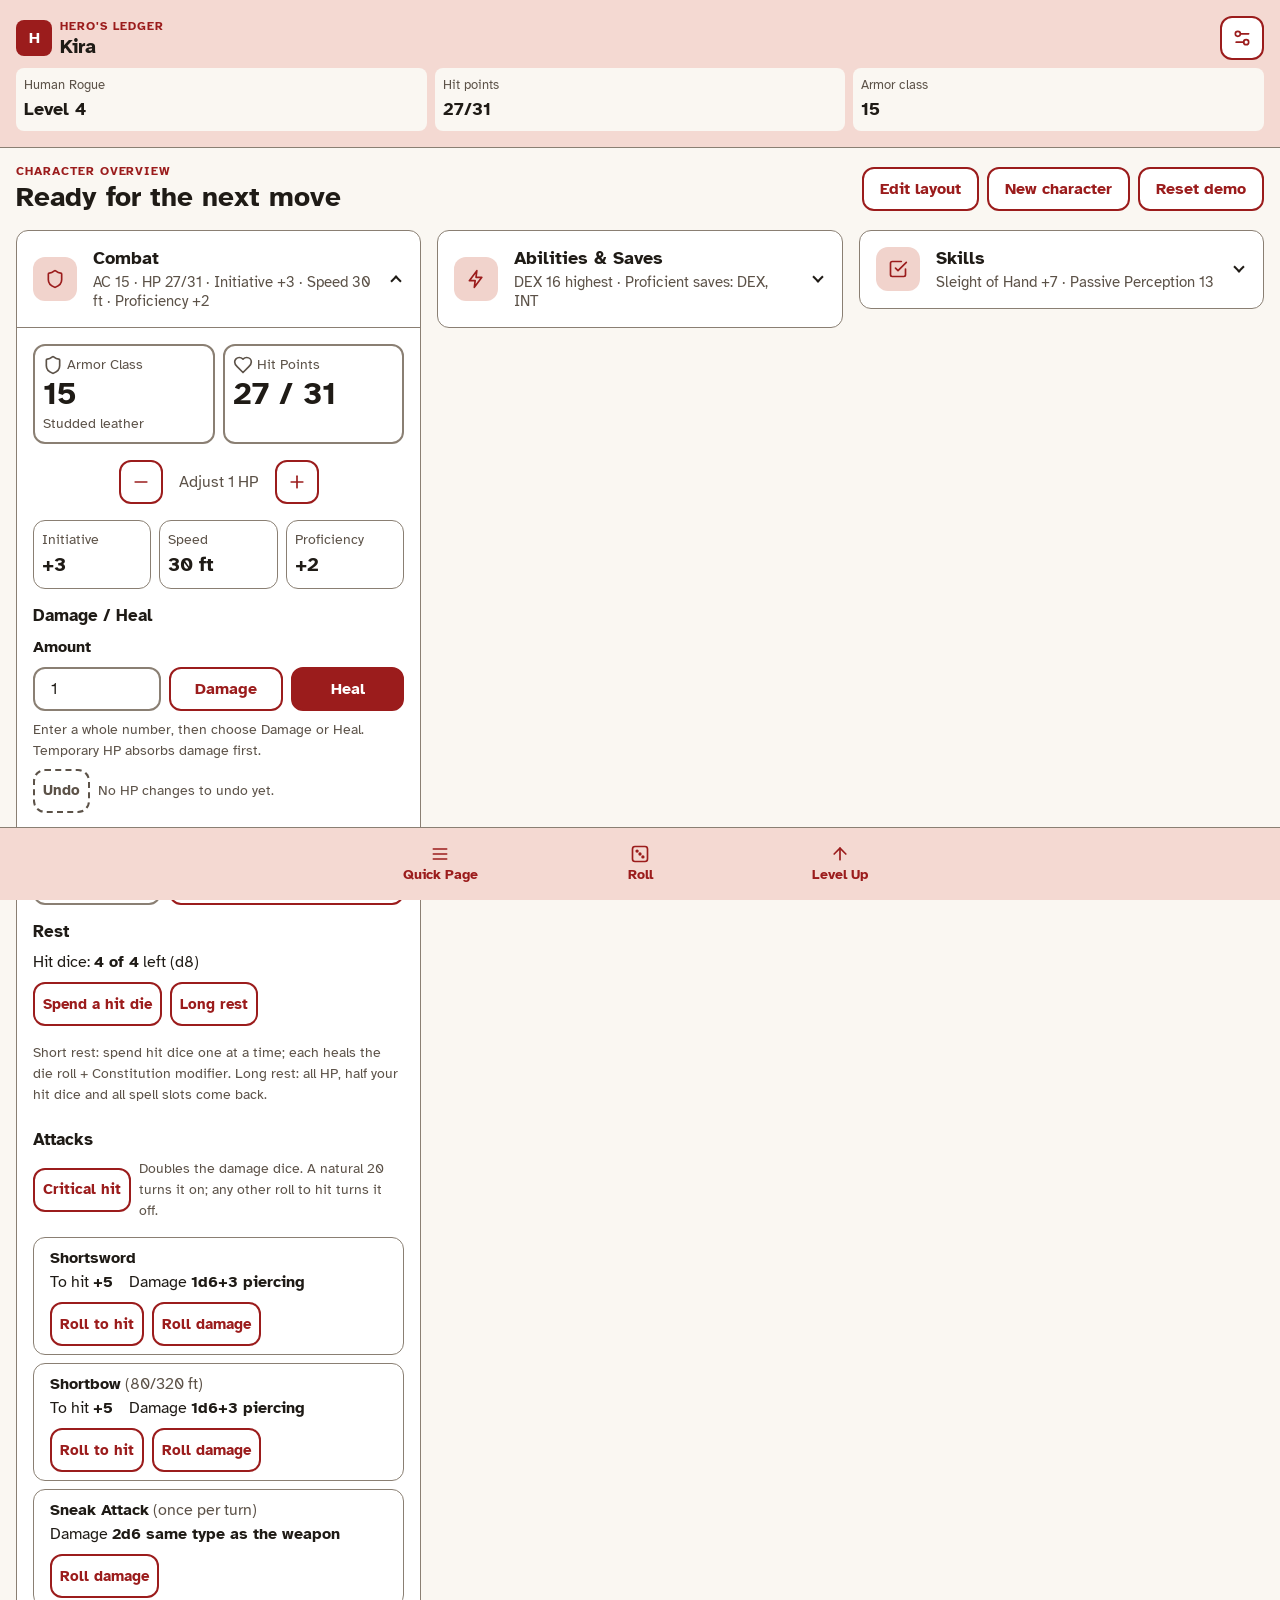
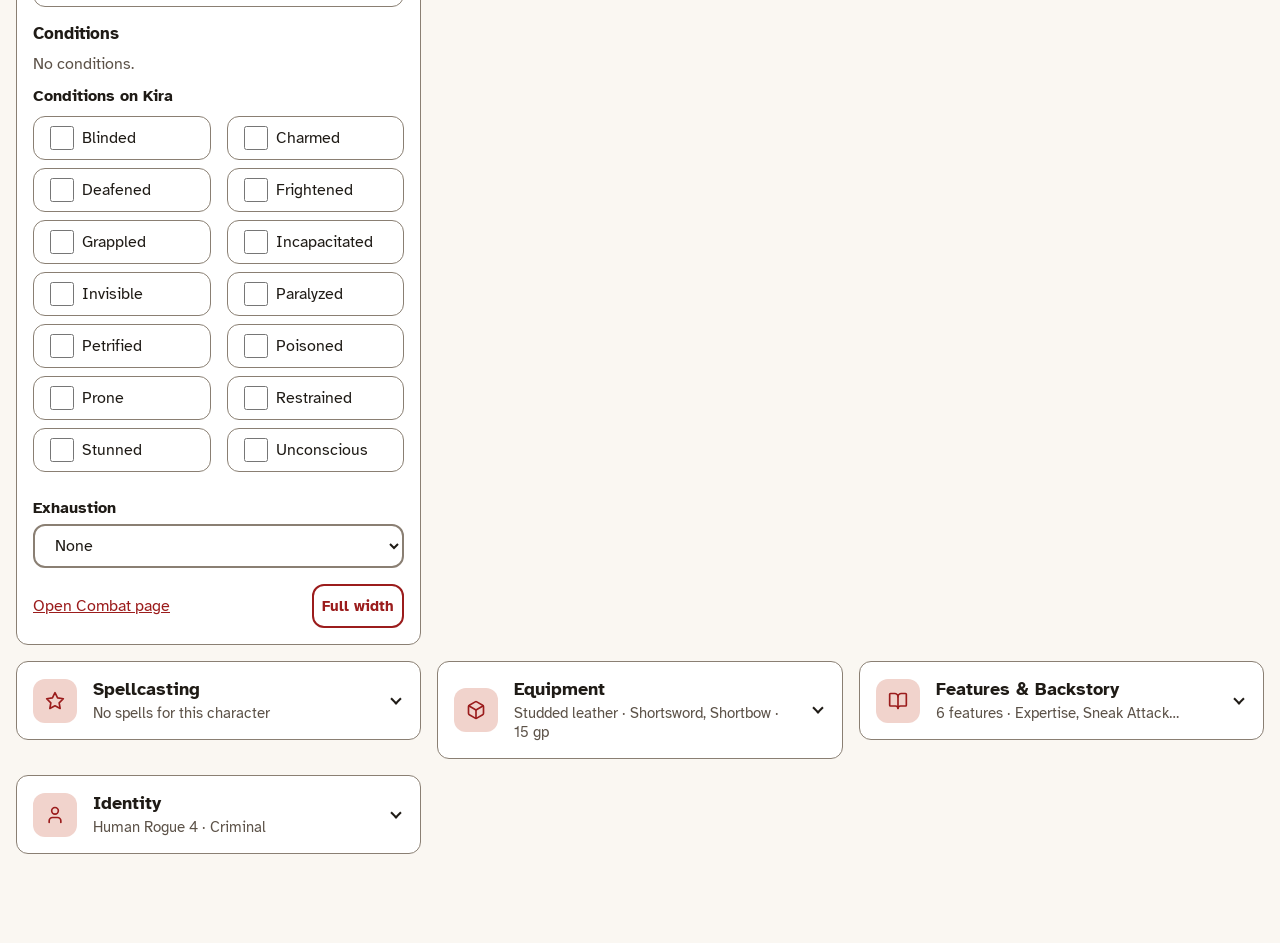
<file: index.html>
<!doctype html>
<html lang="en">
<head>
  <meta charset="utf-8">
  <meta name="viewport" content="width=device-width, initial-scale=1">
  <title>Hero's Ledger</title>
  <link rel="stylesheet" href="css/base.css">
  <link rel="stylesheet" href="css/layout.css">
  <link rel="stylesheet" href="css/cards.css">
  <link rel="stylesheet" href="css/components.css">
  <link rel="stylesheet" href="css/quick-page.css">
  <link rel="stylesheet" href="css/themes.css">
  <script>
    /* Apply the saved theme before the page is drawn (no flash). First visit:
       follow the device's "more contrast" or "dark" setting. See js/settings.js. */
    (function () {
      var s = {};
      try { s = JSON.parse(localStorage.getItem('wasd.settings.v1')) || {}; } catch (e) {}
      var mq = function (q) { return window.matchMedia && window.matchMedia(q).matches; };
      var known = ['parchment', 'dark', 'contrast', 'forest', 'arcane'];
      var theme = known.indexOf(s.theme) >= 0 ? s.theme
        : mq('(prefers-contrast: more)') ? 'contrast' : mq('(prefers-color-scheme: dark)') ? 'dark' : 'parchment';
      document.documentElement.setAttribute('data-theme', theme);
      if (s.largeText) document.documentElement.setAttribute('data-text', 'large');
    })();
  </script>
</head>
<body>
  <a class="skip-link" href="#main">Skip to content</a>

  <!-- ============ HEADER ZONE (owner: Person A) ============ -->
  <header class="zone-header">
    <div class="brand">
      <span class="brand__mark" aria-hidden="true">H</span>
      <div class="brand__text">
        <p class="app-name">Hero's Ledger</p>
        <p class="char-name" id="char-name">Loading…</p>
      </div>
      <button type="button" id="settings-btn" class="btn btn--icon" aria-label="Settings" title="Settings" aria-haspopup="dialog"><svg class="icon" viewBox="0 0 24 24" width="24" height="24" fill="none" stroke="currentColor" stroke-width="2" stroke-linecap="round" stroke-linejoin="round" aria-hidden="true" focusable="false"><path d="M20 7h-9"/><path d="M14 17H5"/><circle cx="17" cy="17" r="3"/><circle cx="7" cy="7" r="3"/></svg></button>
    </div>
    <!-- Filled by js/app.js: race and class with level, HP, AC -->
    <dl class="header-stats" id="header-stats"></dl>
  </header>

  <!-- ============ CONTENT ZONE ============ -->
  <main id="main" class="zone-content" tabindex="-1">

    <!-- HUB VIEW (route: #/). Cards are injected by js/hub.js. -->
    <div id="view-hub" class="view">
      <div class="view-heading">
        <h1 id="hub-title" tabindex="-1">
          <span class="eyebrow">Character overview<span class="visually-hidden">:</span></span>
          <span class="hub-title__main">Ready for the next move</span>
        </h1>
        <div class="view-heading__actions">
          <button type="button" id="edit-layout" class="btn" aria-pressed="false">Edit layout</button>
          <button type="button" id="reset-layout" class="btn" hidden>Reset order</button>
          <button type="button" id="new-character" class="btn" aria-haspopup="dialog">New character</button>
          <button type="button" id="reset-demo" class="btn">Reset demo</button>
        </div>
      </div>
      <!-- role="list" keeps list semantics in Safari/VoiceOver when list-style is removed -->
      <ol id="card-list" class="card-list" role="list" aria-label="Character cards"></ol>
    </div>

    <!-- CARD VIEW (route: #/card/<id>). Filled by js/router.js. -->
    <div id="view-card" class="view" hidden>
      <a href="#/" class="back-link"><span aria-hidden="true">←</span> Back to hub</a>
      <h1 id="card-view-title" tabindex="-1"></h1>
      <div id="card-view-body" class="card-view-body"></div>
    </div>

  </main>

  <!-- ============ ACTION ZONE (shown on every screen) ============ -->
  <nav class="zone-action" aria-label="Sheet actions">
    <!-- Visible status message + screen-reader announcements (see WASD.announce) -->
    <p id="status" class="status" role="status"></p>
    <div class="zone-action__buttons">
      <button type="button" id="open-quick-page" class="btn btn--action" aria-haspopup="dialog"><svg class="icon" viewBox="0 0 24 24" width="24" height="24" fill="none" stroke="currentColor" stroke-width="2" stroke-linecap="round" stroke-linejoin="round" aria-hidden="true" focusable="false"><path d="M4 6h16"/><path d="M4 12h16"/><path d="M4 18h16"/></svg><span>Quick Page</span></button>
      <button type="button" id="roll-btn" class="btn btn--action" aria-haspopup="dialog"><svg class="icon" viewBox="0 0 24 24" width="24" height="24" fill="none" stroke="currentColor" stroke-width="2" stroke-linecap="round" stroke-linejoin="round" aria-hidden="true" focusable="false"><rect x="3" y="3" width="18" height="18" rx="3"/><circle cx="8.5" cy="8.5" r="1"/><circle cx="15.5" cy="15.5" r="1"/><circle cx="12" cy="12" r="1"/></svg><span>Roll</span></button>
      <button type="button" id="level-up-btn" class="btn btn--action" aria-haspopup="dialog"><svg class="icon" viewBox="0 0 24 24" width="24" height="24" fill="none" stroke="currentColor" stroke-width="2" stroke-linecap="round" stroke-linejoin="round" aria-hidden="true" focusable="false"><path d="M12 19V5"/><path d="m5 12 7-7 7 7"/></svg><span>Level Up</span></button>
    </div>
  </nav>

  <!-- ============ QUICK PAGE OVERLAY (owner: Person A) ============ -->
  <!-- Native <dialog> + showModal(): background becomes inert and Escape closes it. -->
  <dialog id="quick-page" class="quick-page" aria-labelledby="quick-page-title">
    <div class="quick-page__inner">
      <h2 id="quick-page-title">Quick Page</h2>
      <p class="quick-page__hint">Choose a card<span class="quick-page__hint-keys">, or press its number key</span>.</p>
      <ol id="quick-page-list" class="quick-page__list"></ol>
      <button type="button" id="close-quick-page" class="btn">Close</button>
    </div>
  </dialog>

  <!-- ============ DICE ROLLER (opened by the Roll button) ============ -->
  <dialog id="roll-dialog" class="modal" aria-labelledby="roll-title">
    <div class="modal__inner">
      <h2 id="roll-title">Dice roller</h2>
      <div class="roll-fields">
        <div class="field">
          <label for="roll-count">Number of dice</label>
          <input id="roll-count" class="input" type="number" inputmode="numeric" min="1" max="20" step="1" value="1">
        </div>
        <div class="field">
          <label for="roll-mod">Modifier</label>
          <input id="roll-mod" class="input" type="number" inputmode="numeric" min="-99" max="99" step="1" value="0">
        </div>
      </div>
      <p id="roll-error" class="field-error" hidden></p>
      <div role="group" aria-labelledby="roll-dice-label">
        <p id="roll-dice-label" class="hint">Press a die to roll it.</p>
        <div id="roll-dice" class="dice-grid"></div>
      </div>
      <div class="roll-output">
        <p class="roll-output__total" id="roll-total">&ndash;</p>
        <p class="roll-output__detail" id="roll-detail">No roll yet.</p>
      </div>
      <!-- Screen-reader announcement of each result (the page behind this dialog is inert). -->
      <p id="roll-result" class="visually-hidden" role="status" aria-live="polite"></p>
      <h3 class="roll-history-title">Recent rolls</h3>
      <ul id="roll-history" class="plain-list"></ul>
      <button type="button" id="close-roll" class="btn">Close</button>
    </div>
  </dialog>

  <!-- ============ CONFIRM DIALOG (used by Reset demo) ============ -->
  <dialog id="confirm-dialog" class="modal" aria-labelledby="confirm-title" aria-describedby="confirm-message">
    <div class="modal__inner">
      <h2 id="confirm-title">Are you sure?</h2>
      <p id="confirm-message"></p>
      <div class="modal__buttons">
        <button type="button" id="confirm-no" class="btn">Cancel</button>
        <button type="button" id="confirm-yes" class="btn btn--primary">Yes</button>
      </div>
    </div>
  </dialog>

  <!-- ============ STEP-BY-STEP WIZARD (Level Up and New character, see js/wizard.js) ============ -->
  <dialog id="wizard-dialog" class="modal modal--wide" aria-labelledby="wizard-kicker wizard-heading">
    <form id="wizard-form" class="modal__inner" novalidate>
      <p class="eyebrow" id="wizard-kicker"></p>
      <h2 id="wizard-heading" tabindex="-1"></h2>
      <div id="wizard-body"></div>
      <p id="wizard-error" class="field-error" role="alert" hidden></p>
      <p id="wizard-live" class="visually-hidden" role="status"></p>
      <div class="modal__buttons">
        <button type="button" id="wizard-cancel" class="btn">Cancel</button>
        <button type="button" id="wizard-back" class="btn">Back</button>
        <button type="submit" id="wizard-next" class="btn btn--primary">Next</button>
      </div>
    </form>
  </dialog>

  <!-- ============ SETTINGS (gear button in the header, see js/settings.js) ============ -->
  <dialog id="settings-dialog" class="modal" aria-labelledby="settings-title">
    <div class="modal__inner">
      <h2 id="settings-title">Settings</h2>
      <fieldset class="choices">
        <legend>Color theme</legend>
        <div id="theme-list"></div>
      </fieldset>
      <div class="choice">
        <input type="checkbox" id="large-text">
        <label for="large-text"><strong>Large text</strong>
          <span class="choice__desc">Makes all text and controls 25% bigger.</span></label>
      </div>
      <fieldset class="choices">
        <legend>Header stats</legend>
        <p class="hint">Choose the three numbers shown at the top of every screen, in order.</p>
        <div id="header-stat-pickers"></div>
        <button type="button" class="btn btn--small" id="header-stats-default">Use Level, Hit points, Armor class</button>
      </fieldset>
      <p id="settings-live" class="visually-hidden" role="status"></p>
      <p class="hint">Changes apply right away and are saved in this browser.</p>
      <div class="modal__buttons">
        <button type="button" id="close-settings" class="btn btn--primary">Done</button>
      </div>
    </div>
  </dialog>

  <!-- Load order matters: registry → data → rules/store → cards → screens → actions → app -->
  <script src="js/registry.js"></script>
  <script src="js/dialog.js"></script>
  <script src="js/tabs.js"></script>
  <script src="js/dice.js"></script>
  <script src="js/wizard.js"></script>
  <script src="js/data/sample-character.js"></script>
  <script src="js/data/classes.js"></script>
  <script src="js/rules.js"></script>
  <script src="js/character-store.js"></script>

  <script src="js/cards/combat.js"></script>
  <script src="js/cards/abilities.js"></script>
  <script src="js/cards/skills.js"></script>
  <script src="js/cards/spellcasting.js"></script>
  <script src="js/cards/equipment.js"></script>
  <script src="js/cards/features.js"></script>
  <script src="js/cards/identity.js"></script>

  <script src="js/hub.js"></script>
  <script src="js/router.js"></script>
  <script src="js/quick-page.js"></script>

  <script src="js/settings.js"></script>
  <script src="js/actions/roll.js"></script>
  <script src="js/actions/reset.js"></script>
  <script src="js/actions/level-up.js"></script>
  <script src="js/actions/new-character.js"></script>

  <script src="js/app.js"></script>
</body>
</html>
</file>
<file: css/base.css>
/*
 * base.css: design tokens, font, reset, typography, focus, buttons, helpers.
 * OWNER: Person A
 *
 * RULE: size text and spacing in rem so everything scales with browser zoom
 * and the user's default font-size setting. Avoid px for font sizes.
 *
 * Colors come from the team style guide. Contrast is measured against the
 * page background #faf7f2 (ratios in PLAN.md). Themes (css/themes.css)
 * override ONLY these custom properties.
 */

@font-face {
  font-family: "Atkinson Hyperlegible";
  src: url("../fonts/atkinson-hyperlegible-latin-400-normal.woff2") format("woff2");
  font-weight: 400;
  font-style: normal;
  font-display: swap;
}
@font-face {
  font-family: "Atkinson Hyperlegible";
  src: url("../fonts/atkinson-hyperlegible-latin-700-normal.woff2") format("woff2");
  font-weight: 700;
  font-style: normal;
  font-display: swap;
}

:root {
  /* Colors (style guide) */
  --color-bg: #faf7f2;
  --color-surface: #ffffff;
  --color-text: #1f1b16;
  --color-muted: #5c5248;
  --color-border: #8a7f73;
  --color-accent: #9b1c1c;        /* primary */
  --color-accent-hover: #7f1616;  /* primary button hover */
  --color-accent-soft: #f4d9d2;   /* header and action bar */
  --color-tile: #f1d3cc;          /* icon tiles */
  --color-on-accent: #ffffff;
  --color-focus: #1d4ed8;
  --color-success: #166534;
  --color-error: #b91c1c;
  --color-warning: #92400e;

  /* Spacing: 8px grid */
  --space-1: 0.25rem;
  --space-2: 0.5rem;
  --space-3: 1rem;
  --space-4: 1.5rem;

  --radius: 0.75rem;
  --target-min: 2.75rem; /* 44px minimum touch target at default zoom */
  --font: "Atkinson Hyperlegible", system-ui, -apple-system, "Segoe UI", Roboto, sans-serif;
  --font-heading: "Atkinson Hyperlegible", Georgia, "Times New Roman", serif;
}

/* Themes (css/themes.css) override the custom properties above. */

*, *::before, *::after { box-sizing: border-box; }

/* The `hidden` attribute must always win, even over display:flex/grid rules. */
[hidden] { display: none !important; }

html { font-size: 100%; } /* never set a px value here: respects user settings */

body {
  margin: 0;
  font-family: var(--font);
  font-size: 1rem;
  line-height: 1.5;
  color: var(--color-text);
  background: var(--color-bg);
}

h1, h2, h3 { font-family: var(--font-heading); line-height: 1.25; margin: 0 0 var(--space-2); }
h1 { font-size: 1.75rem; }
h2 { font-size: 1.25rem; }
h3 { font-size: 1.0625rem; margin-top: var(--space-3); }
p { margin: 0 0 var(--space-2); }

a { color: var(--color-accent); }

.muted { color: var(--color-muted); }
.hint { color: var(--color-muted); font-size: 0.875rem; }

/* ---- Focus: always visible for keyboard users ---- */
:focus-visible {
  outline: 0.1875rem solid var(--color-focus);
  outline-offset: 0.125rem;
}
/* Elements we focus from script (headings, <main>) don't need a ring */
[tabindex="-1"]:focus { outline: none; }

.icon { flex: none; width: 1.25rem; height: 1.25rem; }

/* ---- Buttons ---- */
.btn {
  display: inline-flex;
  align-items: center;
  justify-content: center;
  gap: var(--space-2);
  font: inherit;
  min-height: var(--target-min);
  padding: var(--space-2) var(--space-3);
  border: 0.125rem solid var(--color-accent);
  border-radius: var(--radius);
  background: var(--color-surface);
  color: var(--color-accent);
  font-weight: 700;
  cursor: pointer;
}
.btn:hover { background: var(--color-accent-soft); }
.btn--primary {
  background: var(--color-accent);
  color: var(--color-on-accent);
}
.btn--primary:hover { background: var(--color-accent-hover); }
/* Toggle buttons (Edit layout, Equipped, Proficient only): pressed = filled + check or text */
.btn[aria-pressed="true"] {
  background: var(--color-accent);
  color: var(--color-on-accent);
}
.btn[aria-pressed="true"]:hover { background: var(--color-accent-hover); }
/* A check mark on every pressed toggle, so "on" never depends on color alone.
   The "/ ''" gives it empty alt text: screen readers already hear "pressed". */
.btn[aria-pressed="true"]::before { content: "✓"; content: "✓" / ""; font-weight: 700; }
.btn--small { padding: var(--space-1) var(--space-2); font-size: 0.9375rem; }
.btn--icon { width: var(--target-min); padding: 0; }
/* aria-disabled (not `disabled`) so the button keeps focus after a move */
.btn[aria-disabled="true"] {
  border-style: dashed;
  color: var(--color-muted);
  border-color: var(--color-muted);
  background: transparent;
  cursor: not-allowed;
}

/* ---- Form fields ---- */
.input {
  font: inherit;
  min-height: var(--target-min);
  width: 100%;
  padding: var(--space-2) var(--space-3);
  color: var(--color-text);
  background: var(--color-surface);
  border: 0.125rem solid var(--color-border);
  border-radius: var(--radius);
}
.input[aria-invalid="true"] { border-color: var(--color-error); }
label { font-weight: 700; }
.field-error {
  display: flex;
  align-items: center;
  gap: var(--space-2);
  margin: var(--space-2) 0;
  color: var(--color-error);
  font-weight: 700;
}

/* ---- Helpers ---- */
.visually-hidden {
  position: absolute !important;
  width: 1px; height: 1px;
  margin: -1px; padding: 0;
  overflow: hidden;
  clip: rect(0 0 0 0);
  white-space: nowrap;
  border: 0;
}

.skip-link {
  position: absolute;
  left: var(--space-2);
  top: -10rem;
  z-index: 100;
  padding: var(--space-2) var(--space-3);
  background: var(--color-surface);
  border: 0.125rem solid var(--color-accent);
}
.skip-link:focus { top: var(--space-2); }

.tag {
  display: inline-block;
  padding: 0 var(--space-1);
  border: 0.0625rem solid var(--color-border);
  border-radius: 0.25rem;
  font-size: 0.8125rem;
  color: var(--color-muted);
}
/* "On" tags (proficient, equipped) carry their meaning in the TEXT, the fill only adds emphasis */
.tag--on {
  background: var(--color-accent-soft);
  color: var(--color-text);
  border-color: var(--color-accent);
}

/* Respect the "reduce motion" system setting. The app has no animations or transitions;
   this guarantees none sneak in. Use `none`, NOT a tiny duration: a duration on its own
   turns on transitions for every property of every element (transition-property defaults to all). */
@media (prefers-reduced-motion: reduce) {
  *, *::before, *::after {
    animation: none !important;
    transition: none !important;
    scroll-behavior: auto !important;
  }
}

/* Windows High Contrast / forced colors: the OS replaces our colors, so make every
   state visible with borders and system colors instead of fills. */
@media (forced-colors: active) {
  .btn[aria-pressed="true"] { border-width: 0.25rem; border-style: double; }
  .tab[aria-selected="true"] { border-bottom-color: Highlight; text-decoration: underline; }
  .choice:has(input:checked) { border-color: Highlight; }
  .icon { forced-color-adjust: auto; }
  .card__icon, .brand__mark { border: 0.0625rem solid CanvasText; }
  :focus-visible { outline-color: Highlight; }
}
</file>
<file: css/layout.css>
/*
 * layout.css: the three screen zones (header / content / action) and the card grid.
 * OWNER: Person A
 *
 * Mobile-first: one column by default, more columns as the screen widens.
 * Breakpoints are in rem, so zooming in on a laptop drops back to one column.
 */

/* The action bar is sticky at the bottom. When keyboard focus moves to a control,
   the browser scrolls it into view ABOVE the bar instead of behind it (WCAG 2.4.11). */
html { scroll-padding-bottom: 9rem; }

body {
  min-height: 100vh;
  min-height: 100dvh;
  display: flex;
  flex-direction: column;
}

/* ---- Header zone ---- */
.zone-header {
  padding: var(--space-3);
  background: var(--color-accent-soft);
  border-bottom: 0.0625rem solid var(--color-border);
}
.brand { display: flex; align-items: center; gap: var(--space-2); margin-bottom: var(--space-2); }
.brand__text { flex: 1; min-width: 0; }
.brand__mark {
  display: grid;
  place-items: center;
  width: 2.25rem;
  height: 2.25rem;
  border-radius: 0.5rem;
  background: var(--color-accent);
  color: var(--color-on-accent);
  font-weight: 700;
}
.app-name {
  margin: 0;
  font-size: 0.75rem;
  font-weight: 700;
  letter-spacing: 0.08em;
  text-transform: uppercase;
  color: var(--color-accent);
}
.char-name { margin: 0; font-size: 1.25rem; font-weight: 700; line-height: 1.2; }

.header-stats {
  display: grid;
  grid-template-columns: repeat(3, minmax(0, 1fr));
  gap: var(--space-2);
  margin: 0;
}
.header-stat {
  padding: var(--space-2);
  background: var(--color-bg);
  border-radius: 0.5rem;
}
.header-stat dt { font-size: 0.8125rem; color: var(--color-muted); }
.header-stat dd { margin: 0; font-size: 1.125rem; font-weight: 700; }

/* ---- Content zone ---- */
.zone-content {
  flex: 1;
  width: 100%;
  max-width: 80rem;
  margin: 0 auto;
  padding: var(--space-3);
}

.view-heading {
  display: flex;
  flex-wrap: wrap;
  align-items: center;
  justify-content: space-between;
  gap: var(--space-2);
  margin-bottom: var(--space-3);
}
.view-heading h1 { margin: 0; }
#hub-title .eyebrow { display: block; }
.hub-title__main { display: block; }
.eyebrow {
  margin: 0;
  font-size: 0.75rem;
  font-weight: 700;
  letter-spacing: 0.08em;
  text-transform: uppercase;
  color: var(--color-accent);
}
.view-heading__actions { display: flex; flex-wrap: wrap; gap: var(--space-2); }

/* Card grid. Reading order = DOM order = row by row, left to right.
   Never use `order`, `grid-auto-flow: dense` or manual placement here:
   it would make the visual order differ from the screen-reader order. */
.card-list {
  list-style: none;
  margin: 0;
  padding: 0;
  display: grid;
  grid-template-columns: minmax(0, 1fr);
  gap: var(--space-3);
  align-items: start;
}

@media (min-width: 48rem) {
  .card-list { grid-template-columns: repeat(2, minmax(0, 1fr)); }
}
@media (min-width: 75rem) {
  .card-list { grid-template-columns: repeat(3, minmax(0, 1fr)); }
}

/* Card view (single card, full width) */
.back-link {
  display: inline-flex;
  align-items: center;
  gap: var(--space-1);
  min-height: var(--target-min);
  margin-bottom: var(--space-2);
}
.card-view-body { max-width: 48rem; }

/* ---- Action zone ---- */
.zone-action {
  position: sticky;
  bottom: 0;
  padding: var(--space-2) var(--space-3);
  background: var(--color-accent-soft);
  border-top: 0.0625rem solid var(--color-border);
}
.zone-action__buttons {
  display: flex;
  justify-content: center;
  gap: var(--space-2);
}
/* Bottom bar buttons: icon above a short label */
.btn--action {
  flex-direction: column;
  gap: 0;
  flex: 1 1 0;
  max-width: 12rem;
  min-height: 3.5rem;
  padding: var(--space-1) var(--space-2);
  border-color: transparent;
  background: transparent;
  font-size: 0.875rem;
}
.btn--action:hover { background: var(--color-bg); }

.status {
  margin: 0;
  text-align: center;
  font-weight: 600;
}
.status:not(:empty) { margin-bottom: var(--space-2); }

/* Short viewports (e.g. 400% zoom, landscape phone): don't let the
   sticky bar cover the content; let it scroll with the page instead. */
@media (max-height: 30rem) {
  .zone-action { position: static; }
  html { scroll-padding-bottom: 0; }
}
</file>
<file: css/cards.css>
/*
 * cards.css: the card "shell" (shared by every card) and shared content patterns.
 * OWNER: Person A (shell section) / everyone (shared patterns)
 *
 * If your card needs a lot of custom CSS, create css/cards/<card-id>.css and
 * link it in index.html instead of growing this file. Fewer merge conflicts.
 */

/* ===================== Card shell ===================== */
.card {
  background: var(--color-surface);
  border: 0.0625rem solid var(--color-border);
  border-radius: var(--radius);
}

.card__heading { margin: 0; font-size: 1.125rem; }

/* The whole card header is one big disclosure button: icon tile, text, chevron */
.card__toggle {
  position: relative;
  display: flex;
  align-items: center;
  gap: var(--space-3);
  width: 100%;
  min-height: var(--target-min);
  padding: var(--space-3);
  padding-right: 3rem; /* room for the chevron */
  font: inherit;
  text-align: left;
  color: inherit;
  background: none;
  border: 0;
  border-radius: var(--radius);
  cursor: pointer;
}
.card__toggle:hover { background: var(--color-bg); }

.card__icon {
  display: grid;
  place-items: center;
  flex: none;
  width: 2.75rem;
  height: 2.75rem;
  border-radius: 0.75rem;
  background: var(--color-tile);
  color: var(--color-accent);
}
.card__text { display: flex; flex-direction: column; gap: var(--space-1); min-width: 0; }

/* Chevron: points down when collapsed, up when expanded */
.card__toggle::after {
  content: "";
  position: absolute;
  right: 1.25rem;
  top: 50%;
  width: 0.5rem;
  height: 0.5rem;
  border-right: 0.15rem solid currentColor;
  border-bottom: 0.15rem solid currentColor;
  transform: translateY(-75%) rotate(45deg);
}
.card__toggle[aria-expanded="true"]::after {
  transform: translateY(-25%) rotate(-135deg);
}

.card__title { font-weight: 700; }
.card__summary {
  font-weight: 400;
  font-size: 0.9375rem;
  color: var(--color-muted);
}

.card__tools {
  display: flex;
  gap: var(--space-2);
  padding: 0 var(--space-3) var(--space-3);
}

.card__body {
  padding: var(--space-3);
  border-top: 0.0625rem solid var(--color-border);
}
.card__open { margin: var(--space-3) 0 0; display: flex; flex-wrap: wrap; align-items: center; justify-content: space-between; gap: var(--space-2); }
/* "Full width" on the hub: an open card can take the whole row so it needs less scrolling. */
.card--wide { grid-column: 1 / -1; }

/* ===================== Shared content patterns ===================== */

/* Label/value tiles (Combat, Spellcasting...) */
.stat-list {
  display: grid;
  grid-template-columns: repeat(auto-fit, minmax(8rem, 1fr));
  gap: var(--space-2);
  margin: 0 0 var(--space-3);
}
.stat {
  padding: var(--space-2);
  border: 0.0625rem solid var(--color-border);
  border-radius: var(--radius);
}
.stat dt { font-size: 0.875rem; color: var(--color-muted); }
.stat dt { display: flex; align-items: center; gap: var(--space-1); }
.stat dd { margin: 0; font-size: 1.25rem; font-weight: 700; }
.stat--primary { grid-column: 1 / -1; border-width: 0.125rem; }
.stat--primary dd { font-size: 1.75rem; }

/* Simple label: value list (Identity, Equipment...) */
.pair-list { margin: 0 0 var(--space-3); }
.pair-list div { display: flex; flex-wrap: wrap; gap: var(--space-2); }
.pair-list dt { font-weight: 700; }
.pair-list dt::after { content: ":"; }
.pair-list dd { margin: 0; }

.plain-list { margin: 0 0 var(--space-3); padding-left: 1.25rem; }
.plain-list li + li { margin-top: var(--space-1); }

/* Tables (Abilities & Saves) */
.data-table { width: 100%; border-collapse: collapse; margin-bottom: var(--space-3); }
.data-table th, .data-table td {
  padding: var(--space-1) var(--space-2);
  border-bottom: 0.0625rem solid var(--color-border);
  text-align: left;
}
.data-table thead th { font-size: 0.875rem; color: var(--color-muted); }

/* Very narrow screens (320px wide / 400% zoom): tighten the table so it never scrolls sideways */
@media (max-width: 24rem) {
  .data-table th, .data-table td { padding: var(--space-1); font-size: 0.9375rem; }
  .data-table thead th { font-size: 0.8125rem; }
}
</file>
<file: css/components.css>
/*
 * components.css: pieces used inside cards and dialogs (Combat, tabs, Equipment,
 * Skills, modal dialogs, dice roller).
 * OWNER: shared. Colors and sizes come from the tokens in base.css.
 */

/* ===================== Stat tiles ===================== */
.stat-list--two { grid-template-columns: repeat(2, minmax(0, 1fr)); }
.stat-list--three { grid-template-columns: repeat(3, minmax(0, 1fr)); }
.stat--big { border-width: 0.125rem; }
.stat--big dd:first-of-type { font-size: 2rem; line-height: 1.2; }
.stat__note { font-size: 0.875rem !important; font-weight: 400 !important; color: var(--color-muted); }

/* ===================== Combat: HP ===================== */
.hp-state {
  display: flex;
  align-items: center;
  gap: var(--space-2);
  margin: 0 0 var(--space-3);
  padding: var(--space-2) var(--space-3);
  border: 0.125rem solid currentColor;
  border-radius: var(--radius);
  background: var(--color-surface);
}
.hp-state--low { color: var(--color-warning); }
.hp-state--down { color: var(--color-error); }
.hp-state span { color: var(--color-text); }

.hp-stepper {
  display: flex;
  align-items: center;
  justify-content: center;
  gap: var(--space-3);
  margin-bottom: var(--space-3);
}

.hp-form {
  display: grid;
  grid-template-columns: minmax(0, 1fr);
  gap: var(--space-2);
  margin-bottom: var(--space-2);
}
.hp-form__buttons { display: flex; gap: var(--space-2); }
.hp-form__buttons .btn { flex: 1 1 0; }

/* ===================== Combat: attacks ===================== */
/* Critical hit toggle above the attacks; the hint wraps under the button on narrow screens. */
.crit-toggle { display: flex; flex-wrap: wrap; align-items: center; gap: var(--space-2); margin: 0 0 var(--space-3); }
.crit-toggle .hint { flex: 1 1 16rem; margin: 0; }
.attack-list { list-style: none; margin: 0 0 var(--space-3); padding: 0; display: grid; gap: var(--space-2); }
.attack {
  display: flex;
  flex-wrap: wrap;
  align-items: center;
  justify-content: space-between;
  gap: var(--space-2);
  padding: var(--space-2) var(--space-3);
  border: 0.0625rem solid var(--color-border);
  border-radius: var(--radius);
}
.attack__stats { display: flex; flex-wrap: wrap; gap: var(--space-1) var(--space-3); }
.attack__buttons { display: flex; flex-wrap: wrap; gap: var(--space-2); }

.roll-result {
  padding: var(--space-3);
  border: 0.125rem solid var(--color-accent);
  border-radius: var(--radius);
  background: var(--color-bg);
}
.roll-result__title { margin: 0; font-weight: 700; }
.roll-result__total { margin: 0; font-size: 1.5rem; font-weight: 700; }
.roll-result__note { margin: var(--space-1) 0 0; font-weight: 700; color: var(--color-muted); }
.roll-result .plain-list { margin-bottom: var(--space-2); }

/* ===================== Tabs ===================== */
.tablist {
  display: flex;
  gap: var(--space-1);
  overflow-x: auto;           /* scrolls sideways when the labels don't fit */
  border-bottom: 0.125rem solid var(--color-border);
  margin-bottom: var(--space-3);
}
.tab {
  flex: none;
  font: inherit;
  font-weight: 700;
  min-height: var(--target-min);
  padding: var(--space-2) var(--space-3);
  color: var(--color-muted);
  background: none;
  border: 0;
  border-bottom: 0.25rem solid transparent;
  cursor: pointer;
  white-space: nowrap;
}
.tab:hover { background: var(--color-bg); }
.tab[aria-selected="true"] {
  color: var(--color-accent);
  border-bottom-color: var(--color-accent);
}
.tabpanel:focus-visible { outline-offset: 0.25rem; }

/* ===================== Lists: items, coins, skills ===================== */
.plain-list--spaced li + li { margin-top: var(--space-3); }

.item-list { list-style: none; margin: 0 0 var(--space-3); padding: 0; }
.item-row {
  display: flex;
  flex-wrap: wrap;
  align-items: center;
  justify-content: space-between;
  gap: var(--space-2);
  padding: var(--space-2) 0;
  border-bottom: 0.0625rem solid var(--color-border);
}
.item-row__buttons { display: flex; gap: var(--space-2); }

.coin-list { list-style: none; margin: 0 0 var(--space-3); padding: 0; display: grid; gap: var(--space-2); }
.coin {
  display: grid;
  grid-template-columns: 1fr auto auto;
  align-items: center;
  gap: var(--space-3);
  padding: var(--space-2) var(--space-3);
  border: 0.0625rem solid var(--color-border);
  border-radius: var(--radius);
}
.coin__name { font-weight: 700; }
.coin__count { font-size: 1.25rem; font-weight: 700; min-width: 3ch; text-align: right; }
.coin__buttons { display: flex; gap: var(--space-2); }

.skill-list { list-style: none; margin: var(--space-3) 0 0; padding: 0; }
.skill-row {
  display: flex;
  justify-content: space-between;
  gap: var(--space-2);
  padding: var(--space-1) 0;
  border-bottom: 0.0625rem solid var(--color-border);
}

/* ===================== Modal dialogs (dice roller, confirm) ===================== */
.modal {
  padding: 0; /* padding lives on __inner so a click on the <dialog> itself = backdrop click */
  width: min(30rem, calc(100% - 2rem));
  max-height: calc(100% - 2rem);
  border: 0.125rem solid var(--color-accent);
  border-radius: var(--radius);
  background: var(--color-surface);
  color: var(--color-text);
}
.modal::backdrop { background: rgb(0 0 0 / 0.5); }
.modal__inner { padding: var(--space-4); }
.modal__buttons { display: flex; flex-wrap: wrap; gap: var(--space-2); justify-content: flex-end; }

/* ===================== Dice roller ===================== */
.roll-fields { display: grid; grid-template-columns: repeat(2, minmax(0, 1fr)); gap: var(--space-3); margin-bottom: var(--space-3); }
.field { display: grid; gap: var(--space-1); }

.dice-grid { display: grid; grid-template-columns: repeat(4, minmax(0, 1fr)); gap: var(--space-2); }
.die-btn { font-size: 1.125rem; }

.roll-output {
  margin: var(--space-3) 0;
  padding: var(--space-3);
  text-align: center;
  border: 0.125rem solid var(--color-accent);
  border-radius: var(--radius);
  background: var(--color-bg);
}
.roll-output__total { margin: 0; font-size: 3rem; font-weight: 700; line-height: 1.1; }
.roll-output__detail { margin: var(--space-1) 0 0; color: var(--color-muted); }
.roll-history-title { margin-top: 0; }

/* ===================== Wider screens ===================== */
@media (min-width: 40rem) {
  .hp-form { grid-template-columns: 8rem auto; align-items: end; }
  .hp-form label { grid-column: 1 / -1; }
  .hp-form .input { grid-column: 1; }
}

/* ===================== Wizard (Level Up, New character) ===================== */
.modal--wide { width: min(40rem, calc(100% - 2rem)); }
#wizard-heading { margin-bottom: var(--space-3); }

.choices { margin: 0 0 var(--space-3); padding: 0; border: 0; }
.choices legend { font-weight: 700; margin-bottom: var(--space-2); padding: 0; }
.choice {
  display: flex;
  align-items: flex-start;
  gap: var(--space-2);
  margin-bottom: var(--space-2);
  padding: var(--space-2) var(--space-3);
  border: 0.0625rem solid var(--color-border);
  border-radius: var(--radius);
}
.choice input { flex: none; width: 1.25rem; height: 1.25rem; margin: 0.15rem 0 0; accent-color: var(--color-accent); }
.choice label { font-weight: 400; flex: 1; cursor: pointer; }
/* Selected choice: thicker border AND the checked radio, not color alone */
.choice:has(input:checked) { border-width: 0.1875rem; border-color: var(--color-accent); background: var(--color-bg); }
.choice__desc { display: block; color: var(--color-muted); font-size: 0.9375rem; }

.callout {
  /* block, not flex: flex would split a sentence with <strong> in it into separate boxes */
  margin: var(--space-3) 0;
  padding: var(--space-2) var(--space-3);
  border-left: 0.25rem solid var(--color-accent);
  background: var(--color-bg);
}
.callout .icon { vertical-align: -0.25em; margin-right: var(--space-1); color: var(--color-warning); }
.field--narrow { max-width: 16rem; margin-top: var(--space-3); }

.score-list { display: grid; gap: var(--space-2); margin-top: var(--space-2); }
.score-row {
  display: grid;
  grid-template-columns: minmax(0, 1fr);
  gap: var(--space-1);
  padding-bottom: var(--space-2);
  border-bottom: 0.0625rem solid var(--color-border);
}
.score-row__result { color: var(--color-muted); }
@media (min-width: 36rem) {
  .score-row { grid-template-columns: 9rem 9rem minmax(0, 1fr); align-items: center; gap: var(--space-3); }
}

.review-list div { padding: var(--space-1) 0; border-bottom: 0.0625rem solid var(--color-border); }

/* A wide table can scroll inside its own box instead of the whole page */
.table-scroll { max-width: 100%; overflow-x: auto; }
.data-table caption { text-align: left; font-weight: 700; margin-bottom: var(--space-2); }

/* ---- Combat card: two columns when the card has room (wide hub card or the Combat page) ---- */
.combat-layout { container-type: inline-size; }
.combat-cols { display: grid; grid-template-columns: minmax(0, 1fr); column-gap: var(--space-4); }
@container (min-width: 40rem) {
  .combat-cols { grid-template-columns: repeat(2, minmax(0, 1fr)); align-items: start; }
}
.card-view-body:has(.combat-layout) { max-width: 72rem; }

/* Rows of small buttons (death saves, rests, export) */
.button-row { display: flex; flex-wrap: wrap; gap: var(--space-2); margin: 0 0 var(--space-3); }
.undo-row { display: flex; flex-wrap: wrap; align-items: center; gap: var(--space-2); margin: 0 0 var(--space-3); }
.undo-row .hint { margin: 0; flex: 1 1 12rem; }

/* Death saves: the counts are written out; the ✓ / ✗ marks only repeat them */
.death-saves { border: 0.125rem solid var(--color-border); border-radius: var(--radius); padding: var(--space-3); margin: 0 0 var(--space-3); }
.death-saves__counts { display: flex; flex-wrap: wrap; gap: var(--space-2) var(--space-4); margin: 0 0 var(--space-2); }
.pips { margin-left: var(--space-1); letter-spacing: 0.1em; }

/* Conditions: checkboxes in a wrapping grid */
.condition-grid { border: 0; padding: 0; margin: 0 0 var(--space-3); display: grid;
  grid-template-columns: repeat(auto-fill, minmax(min(100%, 10rem), 1fr)); gap: 0 var(--space-3); }
.condition-grid legend { font-weight: 700; margin-bottom: var(--space-2); padding: 0; }
.choice--inline { align-items: center; min-height: 2.75rem; padding-block: var(--space-1); }
.choice--inline input { margin: 0; width: 1.5rem; height: 1.5rem; } /* 24px: WCAG 2.2 target size */

/* Guided build: subrace and race choices under the race list */
.race-options { display: grid; gap: var(--space-3); margin-top: var(--space-3); }
.race-options .choices { margin-bottom: 0; }
</file>
<file: css/quick-page.css>
/*
 * quick-page.css: the Quick Page overlay.
 * OWNER: Person A
 */

.quick-page {
  padding: 0; /* padding lives on __inner so a click on the <dialog> itself = backdrop click */
  width: min(28rem, calc(100% - 2rem));
  max-height: calc(100% - 2rem);
  border: 0.125rem solid var(--color-accent);
  border-radius: var(--radius);
  background: var(--color-surface);
  color: var(--color-text);
}
.quick-page::backdrop { background: rgb(0 0 0 / 0.5); }

.quick-page__inner { padding: var(--space-4); }

.quick-page__hint { color: var(--color-muted); }

/* Number keys only make sense with a keyboard; hide that hint on touch-only devices */
@media (hover: none) and (pointer: coarse) {
  .quick-page__hint-keys { display: none; }
}

.quick-page__list {
  margin: 0 0 var(--space-3);
  padding-left: 2rem; /* room for the visible 1-7 numbers */
}
.quick-page__list li { margin-bottom: var(--space-1); }
.quick-page__list a {
  display: flex;
  align-items: center;
  min-height: var(--target-min);
  padding: var(--space-1) var(--space-2);
  border: 0.0625rem solid var(--color-border);
  border-radius: var(--radius);
  text-decoration: none;
  color: var(--color-text);
}
.quick-page__list a:hover { background: var(--color-accent-soft); }
.quick-page__list a[aria-current="page"] { font-weight: 700; border-width: 0.125rem; }
</file>
<file: css/themes.css>
/*
 * themes.css: color themes and the Large text setting.
 *
 * Each theme only overrides the color tokens from base.css. The theme is set
 * on <html data-theme="..."> by the small script in index.html's <head>
 * (saved choice, or the device's dark / more-contrast setting on first visit)
 * and changed from the Settings dialog (js/settings.js).
 *
 * Every theme was checked for WCAG AA: 4.5:1 for text, 3:1 for borders,
 * icons and the focus ring, on every background the UI uses.
 */

/* Parchment (default): the team style guide. Values live in base.css :root. */

/* Dark: warm dark gray, light text, soft coral primary. For low-light tables. */
:root[data-theme="dark"] {
  color-scheme: dark; /* dark scrollbars and form controls */
  --color-bg: #1b1815;
  --color-surface: #262220;
  --color-text: #f4efe9;
  --color-muted: #cbc2b8;
  --color-border: #8f857a;
  --color-accent: #ff9b8f;
  --color-accent-hover: #ffb8ae;
  --color-accent-soft: #3b2623;
  --color-tile: #4a2c28;
  --color-on-accent: #1b1815;
  --color-focus: #8ab4ff;
  --color-success: #7dd99a;
  --color-error: #ffb4a8;
  --color-warning: #f6c177;
}

/* High contrast: black on white, thick borders, no tinted fills. For low vision. */
:root[data-theme="contrast"] {
  --color-bg: #ffffff;
  --color-surface: #ffffff;
  --color-text: #000000;
  --color-muted: #2e2e2e;
  --color-border: #000000;
  --color-accent: #000000;
  --color-accent-hover: #333333;
  --color-accent-soft: #eeeeee;
  --color-tile: #e2e2e2;
  --color-on-accent: #ffffff;
  --color-focus: #0040ff;
  --color-success: #00591f;
  --color-error: #a30000;
  --color-warning: #6b2f00;
}
:root[data-theme="contrast"] :is(.card, .stat, .attack, .input, .choice, .coin, .tag, .modal, .quick-page, .roll-output, .roll-result) {
  border-width: 0.1875rem;
}
:root[data-theme="contrast"] :focus-visible { outline-width: 0.25rem; }

/* Forest: green primary for players who dislike red. Errors stay red, so they stay distinct. */
:root[data-theme="forest"] {
  --color-bg: #f5f8f3;
  --color-surface: #ffffff;
  --color-text: #16201a;
  --color-muted: #475a4d;
  --color-border: #78887c;
  --color-accent: #1d5c38;
  --color-accent-hover: #15462a;
  --color-accent-soft: #d6e7da;
  --color-tile: #cce2d3;
}

/* Arcane: deep indigo on a cool background. Orange focus ring so it never blends with the primary. */
:root[data-theme="arcane"] {
  --color-bg: #f5f6fb;
  --color-surface: #ffffff;
  --color-text: #181a2a;
  --color-muted: #4b4f68;
  --color-border: #7a7f99;
  --color-accent: #3d2f91;
  --color-accent-hover: #2e2370;
  --color-accent-soft: #dfdff5;
  --color-tile: #d4d4f1;
  --color-focus: #b54708;
}

/* Large text: everything is sized in rem, so one change scales the whole app. Works with any theme. */
:root[data-text="large"] { font-size: 125%; }

/* Theme preview swatches in the Settings dialog (decorative) */
.swatch { display: inline-flex; gap: 0.125rem; margin-right: var(--space-2); vertical-align: middle; }
.swatch span { width: 1rem; height: 1rem; border-radius: 0.25rem; border: 0.0625rem solid #000; }
</file>
